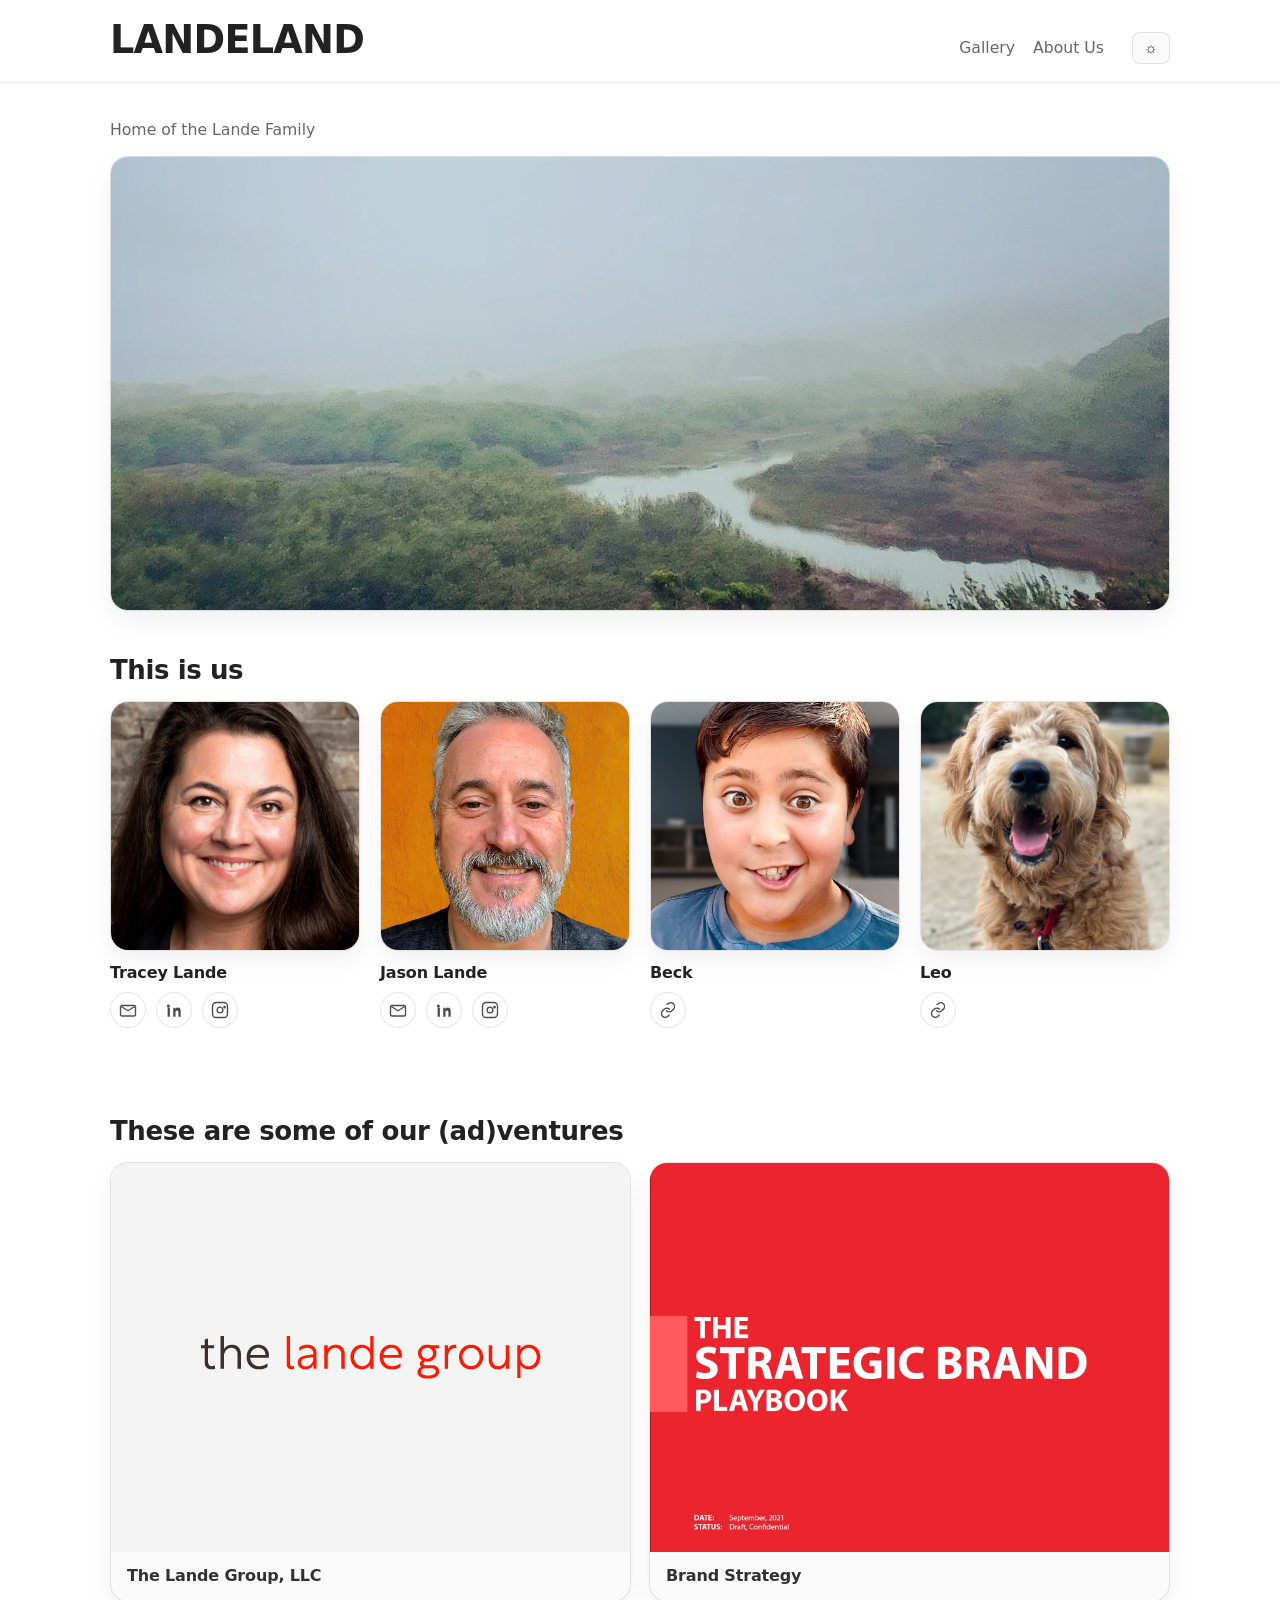
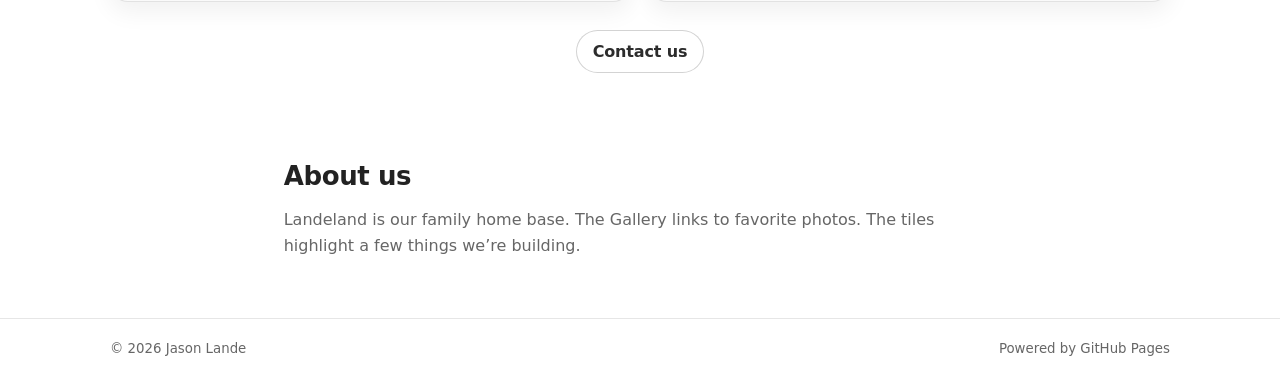
<file: index.html>
<!DOCTYPE html>

<html lang="en">
<head>
<meta charset="utf-8"/>
<meta content="width=device-width, initial-scale=1" name="viewport"/>
<title>LANDELAND</title>
<meta content="Home of the Lande Family." name="description"/>
<meta content="Landeland" name="author"/>
<!-- Favicons (optional). Keep relative so local file:// testing doesn't error. -->
<link href="favicon.svg" rel="icon" type="image/svg+xml"/>
<link href="favicon.ico" rel="icon" sizes="any"/>
<link href="styles.css" rel="stylesheet"/>
</head>
<body class="motion">
<header class="site-header">
<div class="wrap header-inner">
<a aria-label="Landeland home" class="logo" href="#top">LANDELAND</a>
<nav class="nav">
<a class="nav-link" href="https://jasonlande.smugmug.com/Private/Favorite-Photos/n-CctXWG" rel="noopener noreferrer" target="_blank">Gallery</a>
<a class="nav-link" href="#about">About Us</a>
<button aria-label="Toggle theme" class="theme-toggle" id="themeToggle" type="button"><span aria-hidden="true" class="sun">☼</span><span aria-hidden="true" class="moon">☾</span></button></nav>
</div>
</header>
<main class="main" id="top">
<!-- Hero -->
<section aria-label="Hero" class="hero">
<div class="wrap hero-inner">
<p class="kicker">Home of the Lande Family</p>
<!-- Background image: replace hero.jpg in /assets with your preferred image. -->
<div aria-hidden="true" class="hero-media">
<img alt="" src="assets/hero.jpg"/>
</div>
</div>
</section>
<!-- Family -->
<section aria-labelledby="family" class="section">
<div class="wrap">
<h2 class="section-title" id="family">This is us</h2>
<div class="family-grid">
<!-- Tracey -->
<article class="person">
<a aria-label="Tracey Lande site" class="person-photo" href="https://traceylande.com" rel="noopener noreferrer" target="_blank">
<img alt="Tracey Lande" src="assets/tracey.jpg"/>
</a>
<div class="person-meta">
<div class="person-name">Tracey Lande</div>
<div aria-label="Tracey social links" class="social">
<a aria-label="Email" href="mailto:tracey@landeland.com" rel="noopener noreferrer" target="_blank">
<svg aria-hidden="true" viewbox="0 0 24 24"><path d="M4 6h16a2 2 0 0 1 2 2v10a2 2 0 0 1-2 2H4a2 2 0 0 1-2-2V8a2 2 0 0 1 2-2Zm0 2 8 5 8-5" fill="none" stroke="currentColor" stroke-linecap="round" stroke-linejoin="round" stroke-width="1.8"></path></svg>
</a>
<a aria-label="LinkedIn" href="https://www.linkedin.com/in/tracey-lande/" rel="noopener noreferrer" target="_blank">
<svg aria-hidden="true" viewbox="0 0 24 24"><path d="M6.5 6.5A2 2 0 1 1 2.5 6.5a2 2 0 0 1 4 0ZM3.5 21V9h3v12h-3Zm7-12h2.9v1.7h.1c.4-.8 1.5-1.9 3.3-1.9 3.5 0 4.1 2.2 4.1 5.1V21h-3v-5.4c0-1.3 0-3-1.8-3s-2.1 1.4-2.1 2.9V21h-3V9Z" fill="currentColor"></path></svg>
</a>
<a aria-label="Instagram" href="https://PLACEHOLDER_TRACEY_INSTAGRAM" rel="noopener noreferrer" target="_blank">
<svg aria-hidden="true" viewbox="0 0 24 24"><path d="M7 2h10a5 5 0 0 1 5 5v10a5 5 0 0 1-5 5H7a5 5 0 0 1-5-5V7a5 5 0 0 1 5-5Zm5 6.2A3.8 3.8 0 1 0 15.8 12 3.8 3.8 0 0 0 12 8.2Zm6.1-.9a.9.9 0 1 0 .9.9.9.9 0 0 0-.9-.9Z" fill="none" stroke="currentColor" stroke-linecap="round" stroke-linejoin="round" stroke-width="1.8"></path></svg>
</a>
</div>
</div>
</article>
<!-- Jason -->
<article class="person">
<a aria-label="Jason Lande site" class="person-photo" href="https://jasonlande.com" rel="noopener noreferrer" target="_blank">
<img alt="Jason Lande" src="assets/jason.jpg"/>
</a>
<div class="person-meta">
<div class="person-name">Jason Lande</div>
<div aria-label="Jason social links" class="social">
<a aria-label="Email" href="mailto:jason@landeland.com" rel="noopener noreferrer" target="_blank">
<svg aria-hidden="true" viewbox="0 0 24 24"><path d="M4 6h16a2 2 0 0 1 2 2v10a2 2 0 0 1-2 2H4a2 2 0 0 1-2-2V8a2 2 0 0 1 2-2Zm0 2 8 5 8-5" fill="none" stroke="currentColor" stroke-linecap="round" stroke-linejoin="round" stroke-width="1.8"></path></svg>
</a>
<a aria-label="LinkedIn" href="https://www.linkedin.com/in/jasonlande/" rel="noopener noreferrer" target="_blank">
<svg aria-hidden="true" viewbox="0 0 24 24"><path d="M6.5 6.5A2 2 0 1 1 2.5 6.5a2 2 0 0 1 4 0ZM3.5 21V9h3v12h-3Zm7-12h2.9v1.7h.1c.4-.8 1.5-1.9 3.3-1.9 3.5 0 4.1 2.2 4.1 5.1V21h-3v-5.4c0-1.3 0-3-1.8-3s-2.1 1.4-2.1 2.9V21h-3V9Z" fill="currentColor"></path></svg>
</a>
<a aria-label="Instagram" href="https://www.instagram.com/landejo/" rel="noopener noreferrer" target="_blank">
<svg aria-hidden="true" viewbox="0 0 24 24"><path d="M7 2h10a5 5 0 0 1 5 5v10a5 5 0 0 1-5 5H7a5 5 0 0 1-5-5V7a5 5 0 0 1 5-5Zm5 6.2A3.8 3.8 0 1 0 15.8 12 3.8 3.8 0 0 0 12 8.2Zm6.1-.9a.9.9 0 1 0 .9.9.9.9 0 0 0-.9-.9Z" fill="none" stroke="currentColor" stroke-linecap="round" stroke-linejoin="round" stroke-width="1.8"></path></svg>
</a>
</div>
</div>
</article>
<!-- Beck -->
<article class="person">
<a aria-label="Beck link" class="person-photo" href="https://PLACEHOLDER_BECK_LINK" rel="noopener noreferrer" target="_blank">
<img alt="Beck" src="assets/beck.jpg"/>
</a>
<div class="person-meta">
<div class="person-name">Beck</div>
<div aria-label="Beck links" class="social">
<a aria-label="Link" href="https://PLACEHOLDER_BECK_LINK" rel="noopener noreferrer" target="_blank">
<svg aria-hidden="true" viewbox="0 0 24 24"><path d="M10 13a5 5 0 0 0 7.1 0l2.1-2.1a5 5 0 0 0-7.1-7.1L10.5 4.4" fill="none" stroke="currentColor" stroke-linecap="round" stroke-width="1.8"></path><path d="M14 11a5 5 0 0 0-7.1 0L4.8 13.1a5 5 0 1 0 7.1 7.1l1.6-1.6" fill="none" stroke="currentColor" stroke-linecap="round" stroke-width="1.8"></path></svg>
</a>
</div>
</div>
</article>
<!-- Leo -->
<article class="person">
<a aria-label="Leo link" class="person-photo" href="https://PLACEHOLDER_LEO_LINK" rel="noopener noreferrer" target="_blank">
<img alt="Leo" src="assets/leo.jpg"/>
</a>
<div class="person-meta">
<div class="person-name">Leo</div>
<div aria-label="Leo links" class="social">
<a aria-label="Link" href="https://PLACEHOLDER_LEO_LINK" rel="noopener noreferrer" target="_blank">
<svg aria-hidden="true" viewbox="0 0 24 24"><path d="M10 13a5 5 0 0 0 7.1 0l2.1-2.1a5 5 0 0 0-7.1-7.1L10.5 4.4" fill="none" stroke="currentColor" stroke-linecap="round" stroke-width="1.8"></path><path d="M14 11a5 5 0 0 0-7.1 0L4.8 13.1a5 5 0 1 0 7.1 7.1l1.6-1.6" fill="none" stroke="currentColor" stroke-linecap="round" stroke-width="1.8"></path></svg>
</a>
</div>
</div>
</article>
</div>
</div>
</section>
<!-- Adventures -->
<section aria-labelledby="adventures" class="section">
<div class="wrap">
<h2 class="section-title" id="adventures">These are some of our (ad)ventures</h2>
<div class="adventures">
<a class="tile" href="https://thelandegroup.llc" rel="noopener noreferrer" target="_blank">
<div class="tile-media tile-media--logo">
<img alt="The Lande Group LLC" class="tile-logo" src="assets/thelandegroup-logo-text.png"/>
</div>
<div class="tile-title">The Lande Group, LLC</div>
</a>
<a class="tile" href="https://PLACEHOLDER_BRAND_STRATEGY" rel="noopener noreferrer" target="_blank">
<div class="tile-media">
<img alt="Brand Strategy" src="assets/adventure-brand-strategy.jpg"/>
</div>
<div class="tile-title">Brand Strategy</div>
</a>
</div>
<div class="actions">
<a class="btn" href="mailto:hello@landeland.com">Contact us</a>
</div>
</div>
</section>
<!-- About -->
<section aria-labelledby="about-title" class="section" id="about">
<div class="wrap narrow">
<h2 class="section-title" id="about-title">About us</h2>
<p>
          Landeland is our family home base. The Gallery links to favorite photos. The tiles highlight a few things we’re building.
        </p>
</div>
</section>
</main>
<footer class="site-footer">
<div class="wrap footer-inner">
<small>© <span id="year"></span> Jason Lande</small>
<small class="muted">Powered by GitHub Pages</small>
</div>
</footer>
<script>(function () {
  const key = "landeland_theme";
  const btn = document.getElementById("themeToggle");
  const saved = localStorage.getItem(key);

  function setTheme(theme) {
    document.documentElement.setAttribute("data-theme", theme);
    localStorage.setItem(key, theme);
  }

  if (!saved) {
    const prefersDark = window.matchMedia && window.matchMedia("(prefers-color-scheme: dark)").matches;
    document.documentElement.setAttribute("data-theme", prefersDark ? "dark" : "light");
  } else {
    document.documentElement.setAttribute("data-theme", saved);
  }

  if (btn) {
    btn.addEventListener("click", () => {
      const current = document.documentElement.getAttribute("data-theme") || "light";
      setTheme(current === "dark" ? "light" : "dark");
    });
  }
})();</script><script>
    document.getElementById("year").textContent = new Date().getFullYear();
  </script>
</body>
</html>
</file>
<file: styles.css>
/* =========================================================
   LANDELAND — Simple GitHub Pages site
   Fixes the "giant stacked images" issue by enforcing cropping
   via aspect-ratio + object-fit.
   ========================================================= */

/* ---------- Reset / base ---------- */
*,
*::before,
*::after { box-sizing: border-box; }

html, body { height: 100%; }

body{
  margin: 0;
  font-family: ui-sans-serif, system-ui, -apple-system, Segoe UI, Roboto, Helvetica, Arial,
               "Apple Color Emoji","Segoe UI Emoji";
  -webkit-font-smoothing: antialiased;
  -moz-osx-font-smoothing: grayscale;
  text-rendering: optimizeLegibility;
  color: var(--text);
  background: var(--bg);
}

img{ max-width: 100%; display: block; }
a{ color: inherit; text-decoration: none; }

/* ---------- Tokens / layout ---------- */
:root{
  --wrap: 1060px;
  --gutter: clamp(18px, 4vw, 48px);

  /* Light (default) */
  --bg: #ffffff;
  --text: rgba(15,15,15,0.92);
  --muted: rgba(15,15,15,0.64);

  --line: rgba(15,15,15,0.10);
  --card: rgba(15,15,15,0.02);
  --surface: #f3f3f3;
  --header-bg: rgba(255,255,255,0.88);

  --shadow: 0 16px 40px rgba(0,0,0,0.08);
  --shadow-soft: 0 10px 24px rgba(0,0,0,0.06);

  --r-lg: 18px;
  --r-md: 14px;

  --ease: cubic-bezier(.2, .8, .2, 1);
  --dur: 180ms;
}

:root[data-theme="dark"]{
  --bg: #0b0f14;
  --text: rgba(255,255,255,0.92);
  --muted: rgba(255,255,255,0.70);

  --line: rgba(255,255,255,0.12);
  --card: rgba(255,255,255,0.05);
  --surface: rgba(255,255,255,0.06);
  --header-bg: rgba(11,15,20,0.82);

  --shadow: 0 16px 40px rgba(0,0,0,0.45);
  --shadow-soft: 0 10px 24px rgba(0,0,0,0.35);
}

.wrap{
  width: min(var(--wrap), calc(100% - (var(--gutter) * 2)));
  margin: 0 auto;
}

.narrow{ max-width: 70ch; }

/* ---------- Header ---------- */
.site-header{
  position: sticky;
  top: 0;
  z-index: 10;
  background: var(--header-bg);
  backdrop-filter: blur(10px);
  -webkit-backdrop-filter: blur(10px);
  border-bottom: 1px solid var(--line);
}

.header-inner{
  display: flex;
  align-items: baseline;
  justify-content: space-between;
  padding: 18px 0;
  gap: 18px;
}

.logo{
  font-weight: 800;
  letter-spacing: -0.02em;
  font-size: clamp(22px, 2.2vw + 10px, 40px);
}

.nav{
  display: flex;
  gap: 18px;
  align-items: center;
}

.nav-link{
  font-size: 0.98rem;
  color: var(--muted);
  transition: color var(--dur) var(--ease);
}
.nav-link:hover{ color: var(--text); }

/* ---------- Hero ---------- */
.hero{
  padding: clamp(18px, 3.8vw, 34px) 0 0;
}

.hero-inner{ display: grid; gap: 14px; }

.kicker{
  margin: 0;
  color: var(--muted);
  font-size: 0.98rem;
}

.hero-media{
  aspect-ratio: 21 / 9;
  border-radius: var(--r-lg);
  overflow: hidden;
  background: var(--surface);
  border: 1px solid var(--line);
  box-shadow: var(--shadow-soft);
}
.hero-media img{
  width: 100%;
  height: 100%;
  object-fit: cover;
}

/* ---------- Sections ---------- */
.section{ padding: 44px 0; }

.section-title{
  margin: 0 0 16px;
  font-size: clamp(18px, 1.4vw + 14px, 26px);
  letter-spacing: -0.015em;
}

p{
  margin: 0 0 14px;
  color: var(--muted);
  line-height: 1.65;
}

/* ---------- Family grid ---------- */
.family-grid{
  display: grid;
  grid-template-columns: 1fr;
  gap: 20px;
}
@media (min-width: 720px){
  .family-grid{ grid-template-columns: repeat(4, 1fr); }
}

.person{ display: grid; gap: 12px; align-content: start; }

.person-photo{
  border-radius: var(--r-lg);
  overflow: hidden;
  border: 1px solid var(--line);
  background: var(--card);
  box-shadow: var(--shadow-soft);
  transition: transform var(--dur) var(--ease), box-shadow var(--dur) var(--ease);
}
.person-photo:hover{
  transform: translateY(-2px);
  box-shadow: var(--shadow);
}
.person-photo img{
  width: 100%;
  aspect-ratio: 1 / 1;
  height: auto;
  object-fit: cover;
}

.person-meta{ display: grid; gap: 10px; }

.person-name{
  font-weight: 700;
  letter-spacing: -0.01em;
  font-size: 1rem;
}

/* ---------- Social icons ---------- */
.social{
  display: flex;
  gap: 10px;
  align-items: center;
}
.social a{
  width: 36px;
  height: 36px;
  border-radius: 999px;
  border: 1px solid var(--line);
  background: var(--bg);
  display: inline-flex;
  align-items: center;
  justify-content: center;
  color: rgba(15,15,15,0.75);
  transition: transform var(--dur) var(--ease), box-shadow var(--dur) var(--ease), color var(--dur) var(--ease);
}
.social a:hover{
  transform: translateY(-1px);
  box-shadow: var(--shadow-soft);
  color: var(--text);
}
.social svg{ width: 18px; height: 18px; display: block; }

/* ---------- Adventures ---------- */
.adventures{
  display: grid;
  grid-template-columns: 1fr;
  gap: 18px;
}
@media (min-width: 860px){
  .adventures{ grid-template-columns: 1fr 1fr; }
}

.tile{
  border: 1px solid var(--line);
  border-radius: var(--r-lg);
  background: var(--card);
  overflow: hidden;
  box-shadow: var(--shadow-soft);
  transition: transform var(--dur) var(--ease), box-shadow var(--dur) var(--ease);
}
.tile:hover{
  transform: translateY(-2px);
  box-shadow: var(--shadow);
}

/* Critical: crop tile media so tall images don't dominate */
.tile-media{
  aspect-ratio: 4 / 3;
  overflow: hidden;
  background: var(--surface);
}
.tile-media img{
  width: 100%;
  height: 100%;
  object-fit: cover;
}

/* override ONLY the logo tile (TLG) */
.tile-media.tile-logo{
  /* keep same card height as other tiles */
  display: flex;
  align-items: center;
  justify-content: center;

  padding: 18px;
  background: var(--surface);
}

/* the logo image: never crop, keep its aspect ratio */
.tile-media.tile-logo img{
  width: 100%;
  height: 100%;
  object-fit: contain;
  max-width: 100%;
  max-height: 100%;
}



.tile-title{
  padding: 14px 16px 16px;
  font-weight: 650;
  letter-spacing: -0.01em;
  color: rgba(15,15,15,0.86);
}


/* ---------- CTA ---------- */
.actions{ display: flex; justify-content: center; padding-top: 28px; }

.btn{
  display: inline-flex;
  align-items: center;
  justify-content: center;
  padding: 11px 16px;
  border-radius: 999px;
  border: 1px solid rgba(15,15,15,0.18);
  background: var(--bg);
  color: rgba(15,15,15,0.88);
  font-weight: 650;
  letter-spacing: -0.01em;
  transition: transform var(--dur) var(--ease), box-shadow var(--dur) var(--ease), background var(--dur) var(--ease);
}
.btn:hover{
  transform: translateY(-1px);
  box-shadow: var(--shadow-soft);
  background: rgba(15,15,15,0.02);
}

/* ---------- Footer ---------- */
.site-footer{
  border-top: 1px solid var(--line);
  padding: 22px 0 28px;
}
.footer-inner{
  display: flex;
  justify-content: space-between;
  gap: 14px;
  flex-wrap: wrap;
}
small{ color: var(--muted); }

/* ---------- Motion ---------- */
@keyframes riseIn{
  from{ opacity: 0; transform: translateY(8px); }
  to{ opacity: 1; transform: translateY(0); }
}
.motion .site-header{ animation: riseIn .35s var(--ease) both; }
.motion .hero{ animation: riseIn .5s var(--ease) both; }
.motion .section{ animation: riseIn .55s var(--ease) both; }

@media (prefers-reduced-motion: reduce){
  *{ animation: none !important; transition: none !important; }
}


/* Safety: if the logo class is placed on the <img>, don't crop it */
.tile-media img.tile-logo{ object-fit: contain !important; }


/* ---------- Theme toggle ---------- */
.theme-toggle{
  margin-left: 10px;
  display: inline-flex;
  align-items: center;
  justify-content: center;
  width: 38px;
  height: 32px;
  border-radius: 8px;
  background: var(--card);
  border: 1px solid var(--line);
  color: inherit;
  cursor: pointer;
  transition: transform var(--dur) var(--ease), background var(--dur) var(--ease), border-color var(--dur) var(--ease);
}
.theme-toggle:hover{
  transform: translateY(-1px);
  background: var(--surface);
}
.theme-toggle:active{ transform: translateY(0); }
.theme-toggle .sun, .theme-toggle .moon{ font-size: 15px; line-height: 1; }

:root[data-theme="dark"] .theme-toggle .sun{ display:none; }
:root[data-theme="dark"] .theme-toggle .moon{ display:inline; }
:root:not([data-theme="dark"]) .theme-toggle .sun{ display:inline; }
:root:not([data-theme="dark"]) .theme-toggle .moon{ display:none; }


/* ---------- Logo tile: prevent crop/zoom ---------- */
.tile-media--logo{
  background: var(--surface);
  display: flex;
  align-items: center;
  justify-content: center;
  padding: 20px;
}

.tile-media--logo img.tile-logo{
  width: auto !important;
  height: auto !important;
  max-width: 100%;
  max-height: 220px;
  object-fit: contain !important;
}
</file>
